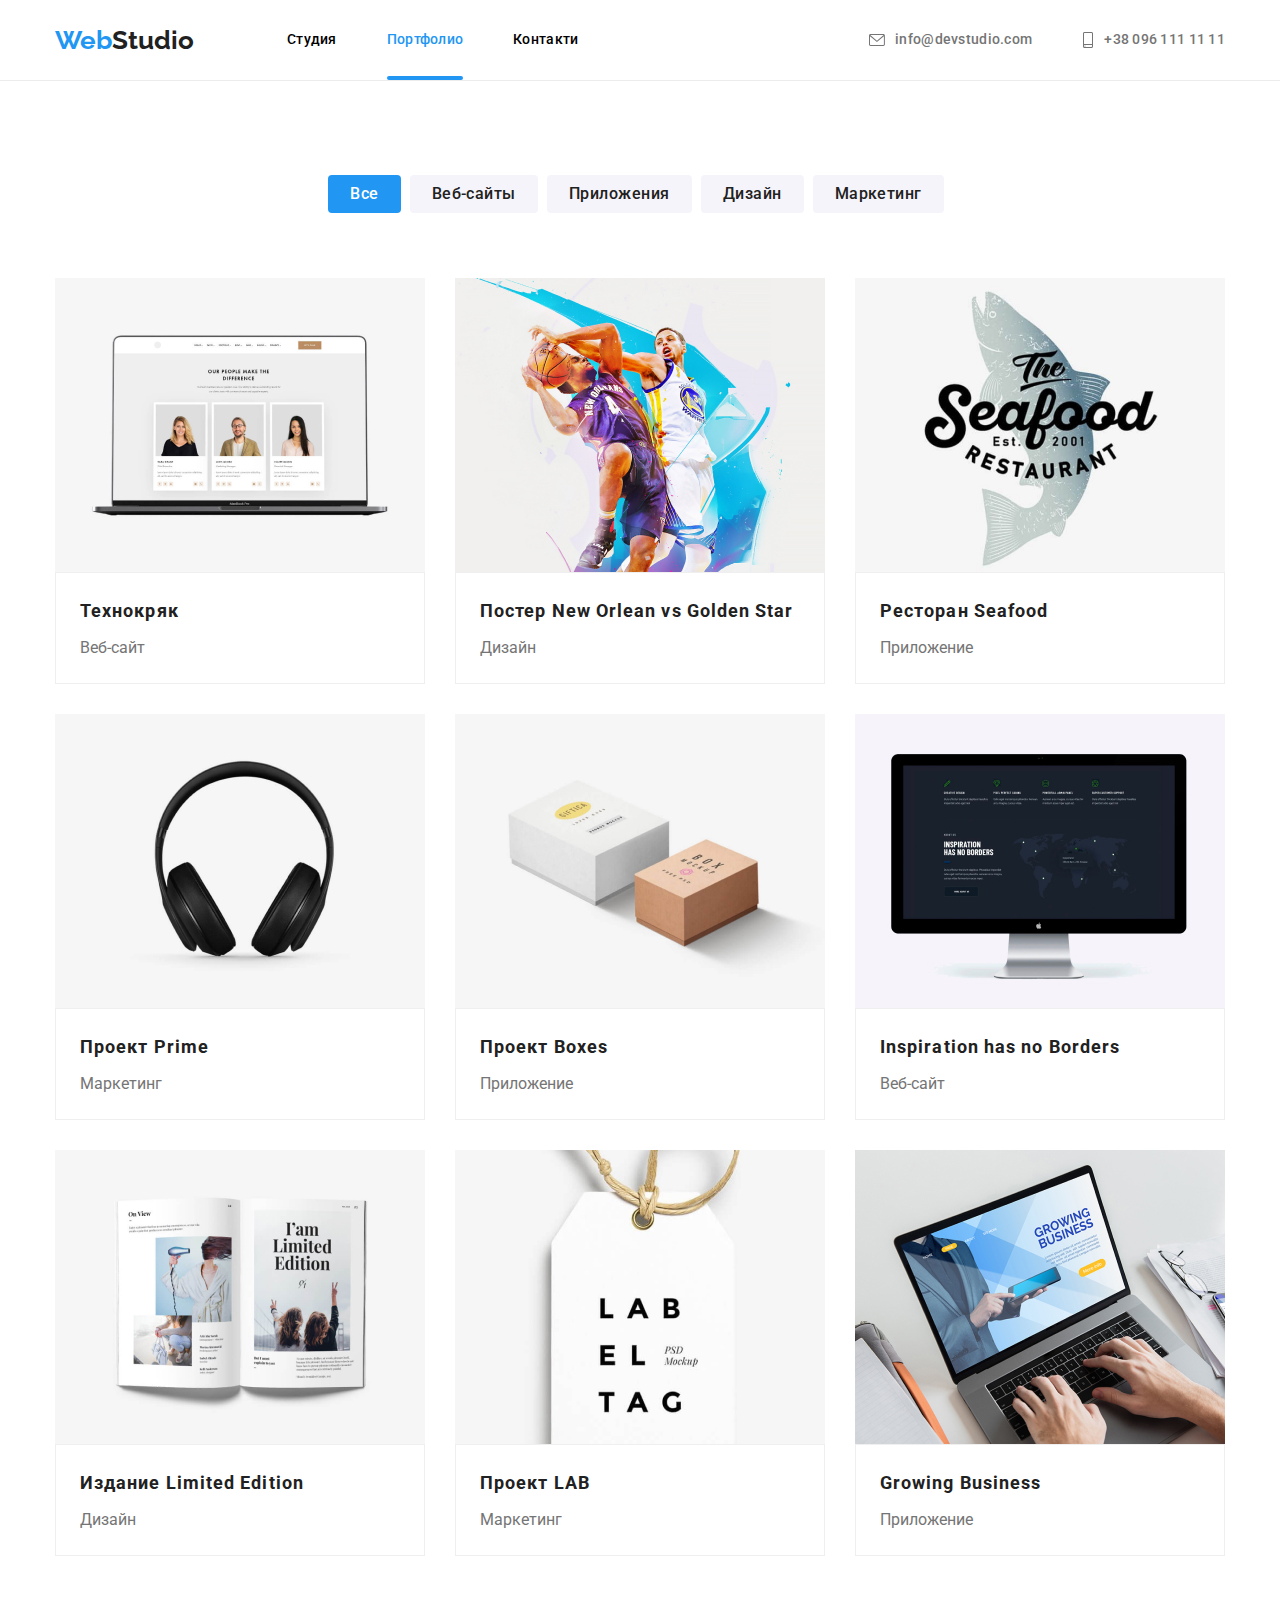
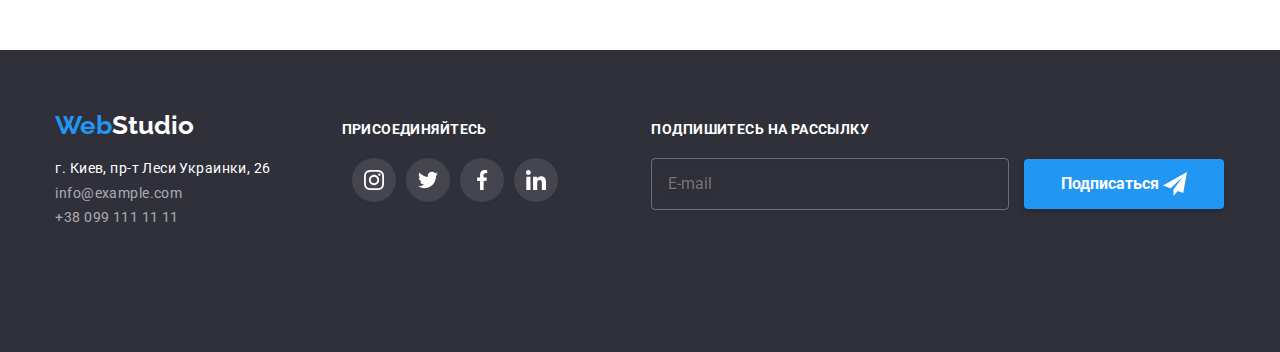
<file: portfolio.html>
<!DOCTYPE html>
<html lang="en">

<head>
    <meta charset="UTF-8">
    <meta http-equiv="X-UA-Compatible" content="IE=edge">
    <meta name="viewport" content="width=device-width, initial-scale=1.0">
    <title>Document</title>
    <link rel="preconnect" href="https://fonts.googleapis.com">
    <link rel="preconnect" href="https://fonts.gstatic.com" crossorigin>
    <link
        href="https://fonts.googleapis.com/css2?family=Raleway:wght@700&family=Roboto:wght@400;500;700;900&display=swap"
        rel="stylesheet">
    <link rel="stylesheet"
        href="https://cdnjs.cloudflare.com/ajax/libs/modern-normalize/0.6.0/modern-normalize.min.css" />
    <link rel="stylesheet" href="./css/main.min.css">
</head>

<body>
    <header class="page-header">

        <div class="container">

            <nav class="header-nav">
                <a href="./index.html" class=" logo-page-header" lang="en"><span class="web-logo">Web</span>Studio</a>

                <ul class="site-nav">
                    <li class="site-nav__item"><a href="./index.html" class="link2">Студия</a></li>
                    <li class="site-nav__item"><a href="" class="resume2 active">Портфолио</a></li>
                    <li class="site-nav__item"><a href="" class="contacts">Контакти</a></li>
                </ul>
            </nav>

            <ul class="site-nav2">
                <li class="site-nav__item2 "><a href="mailto:info@devstudio.com" class="mail link">
                        <svg class="icon-mail" width="16px" height="12px">
                            <use href="./images/sprite.svg#icon-envelope"></use>
                        </svg>info@devstudio.com</a>
                </li>
            
                <li class="site-nav__item2"><a href="#" class="number">
            
                        <svg class="icon-phone" width="12px" height="16px">
                            <use href="./images/sprite.svg#icon-smartphone"></use>
                        </svg>+38 096 111 11 11</a></li>
            </ul>
            </div>

    </header>
    <main>
        <section class="section portfolio">

            <div class="container">

                <h1 class="visually-hidden">Портфолио</h1>

                <ul class="button-port">
                    <li class="button-port__item"><button type="button" class="button-port__list--active">Все</button></li>
                    <li class="button-port__item"><button type="button" class="button-port__list">Веб-сайты</li>
                    <li class="button-port__item"><button type="button" class="button-port__list">Приложения</li>
                    <li class="button-port__item"><button type="button" class="button-port__list">Дизайн</li>
                    <li class="button-port__item"><button type="button" class="button-port__list">Маркетинг</li>
                </ul>
            
            
                <ul class="offers-list">
                    <li class="offers-list__item">
                        <a class="offers-list__link" href="#">
                        <div class="offers-thump">
                       
                        <picture>
                            <source srcset="./images/img__kryak1.jpg 1x ,./images/img__krayk2.jpg 2x" media="(max-width:767px)" />
                            <source srcset="./images/img__kryak1.jpg 1x ,./images/img__krayk2.jpg 2x" media="(max-width:1199px)" />
                            <source srcset="./images/img__kryak1.jpg 1x ,./images/img__krayk2.jpg 2x" media="(min-width:1200px)" />
                            <img src="./images/img7.jpg" class="" width="370" height="294" alt="Технокряк">

                        </picture>
                           
                         <div class="overlay">
                            <p class="offers-text"> Ресурс предлагает комплексные предложения с разным уровнем функционала и сервисов. Все это позволит посетителю получить
                            исчерпывающие сведения о компании или частном лице.</p>
                         </div>
                        </div>
                        <div class="card-border">
                            <h3 class="work-title2">Технокряк</h3>
                            <p class="work-list2">Веб-сайт</p> 
                        </div>
                        </a>

                    
                    </li>


                    <li class="offers-list__item">
                        <a class="offers-list__link" href="#">
                        <div class="offers-thump"> 

                            <picture>
                                <source srcset="./images/img__neworlean1.jpg 1x ,./images/img__neworlean2.jpg 2x" media="(max-width:767px)" />
                                <source srcset="./images/img__neworlean1.jpg 1x ,./images/img__neworlean2.jpg 2x" media="(max-width:1199px)" />
                                <source srcset="./images/img__neworlean1.jpg 1x ,./images/img__neworlean2.jpg 2x" media="(min-width:1200px)" />
                            <img src="./images/img8.jpg" class="" width="370" height="294" alt="Постер New Orlean vs Golden Star">  
                            </picture>
                        
                            <div class="overlay">
                                <p class="offers-text"> Ресурс предлагает комплексные предложения с разным уровнем функционала и сервисов. Все это
                                    позволит посетителю получить
                                    исчерпывающие сведения о компании или частном лице.</p>
                                </div>
                                </div>

                        <div class="card-border">
                            <h3 class="work-title2">Постер New Orlean vs Golden Star</h3>
                            <p class="work-list2">Дизайн</p>
                        </div>
                        </a>
                    
                    </li>

                    <li class="offers-list__item">
                        <a class="offers-list__link" href="#">

                        <div class="offers-thump">
                            <picture>
                                <source srcset="./images/img__seafood1.jpg 1x , ./images/img__seafood2.jpg 2x" media="(max-width:767px)" />
                                <source srcset="./images/img__seafood1.jpg 1x , ./images/img__seafood2.jpg 2x" media="(max-width:1199px)" />
                                <source srcset="./images/img__seafood1.jpg 1x , ./images/img__seafood2.jpg 2x" media="(min-width:1200px)" />
                                <img src="./images/img9.jpg" class="" width="370" height="294" alt="Ресторан Seafood">
                                
                            </picture>
                       
                            <div class="overlay">
                                <p class="offers-text"> Ресурс предлагает комплексные предложения с разным уровнем функционала и сервисов. Все это
                                    позволит посетителю получить
                                    исчерпывающие сведения о компании или частном лице.</p>
                            </div>
                            </div>
                        <div class="card-border">
                            <h3 class="work-title2">Ресторан Seafood</h3>
                            <p class="work-list2">Приложение</p>
                        </div>
                        </a>
                        
                    </li>

                    <li class="offers-list__item">
                        <a class="offers-list__link" href="#">
                        <div class="offers-thump">
                            <picture>
                                <source srcset="./images/imgorime1.jpg 1x, ./images/imgprime2.jpg 2x" media="(max-width:767px)" />
                                <source srcset="./images/imgorime1.jpg 1x, ./images/imgprime2.jpg 2x" media="(max-width:1199px)" />
                                <source srcset="./images/imgorime1.jpg 1x, ./images/imgprime2.jpg 2x" media="(min-width:1200px)" />
                            <img src="./images/img10.jpg" class="" width="370" height="294" alt="Проект Prime">
                           
                         </picture>
                        <div class="overlay">
                        
                            <p class="offers-text"> Ресурс предлагает комплексные предложения с разным уровнем функционала и сервисов. Все это
                                позволит посетителю получить
                                исчерпывающие сведения о компании или частном лице.</p>
                        </div>
                        </div>
                        <div class="card-border">
                           <h3 class="work-title2">Проект Prime</h3>
                            <p class="work-list2">Маркетинг</p>
                        </div>
                        </a>
                        
                    </li>

                    <li class="offers-list__item">
                        <a class="offers-list__link" href="#">
                        <div class="offers-thump">
                            <picture>
                                <source srcset="./images/imgbox1.jpg 1x , ./images/imgbox2.jpg 2x" media="(max-width:767px)" />
                                <source srcset="./images/imgbox1.jpg 1x , ./images/imgbox2.jpg 2x" media="(max-width:1199px)" />
                                <source srcset="./images/imgbox1.jpg 1x , ./images/imgbox2.jpg 2x" media="(min-width:1200px)" />
                                <img src="./images/img11.jpg" class="" width="370" height="294" alt="Проект Boxes">
                            
                            </picture>
                
                        <div class="overlay">
                            <p class="offers-text"> Ресурс предлагает комплексные предложения с разным уровнем функционала и сервисов. Все это
                                позволит посетителю получить
                                исчерпывающие сведения о компании или частном лице.</p>
                        </div>
                        </div>
                        <div class="card-border">
                            <h3 class="work-title2">Проект Boxes</h3>
                            <p class="work-list2">Приложение</p>
                        </div>
                        </a>
                        
                    </li>

                    <li class="offers-list__item">
                        <a class="offers-list__link" href="#">
                        <div class="offers-thump">
                            <picture>
                            <source srcset="./images/imginspiration1.jpg 1x , ./images/imginspiration2.jpg 2x" media="(max-width:767px)" />
                            <source srcset="./images/imginspiration1.jpg 1x , ./images/imginspiration2.jpg 2x" media="(max-width:1199px)" />
                            <source srcset="./images/imginspiration1.jpg 1x , ./images/imginspiration2.jpg 2x" media="(min-width:1200px)" />
                            <img src="./images/img12.jpg" class="" width="370" height="294"
                            alt="Inspiration has no Borders">
                            
                            </picture>
                     
                            <div class="overlay">
                                <p class="offers-text"> Ресурс предлагает комплексные предложения с разным уровнем функционала и сервисов. Все это
                                    позволит посетителю получить
                                    исчерпывающие сведения о компании или частном лице.</p>
                            </div>
                            </div>
                        <div class="card-border">
                            <h3 class="work-title2">Inspiration has no Borders</h3>
                            <p class="work-list2">Веб-сайт</p>
                        </div>
                        </a>
                       
                    </li>

                    <li class="offers-list__item">
                        <a class="offers-list__link" href="#">
                        <div class="offers-thump">
                            <picture>
                                <source srcset="./images/imglimited1.jpg 1x, ./images/imglimited2.jpg 2x" media="(max-width:767px)" />
                                <source srcset="./images/imglimited1.jpg 1x, ./images/imglimited2.jpg 2x" media="(max-width:1199px)" />
                                <source srcset="./images/imglimited1.jpg 1x, ./images/imglimited2.jpg 2x"media="(min-width:1200px)" />
                                <img src="./images/img13.jpg" class="" width="370" height="294" alt="Издание Limited Edition">
                            </picture>
                    
                           
                            <div class="overlay">
                                <p class="offers-text"> Ресурс предлагает комплексные предложения с разным уровнем функционала и сервисов. Все это
                                    позволит посетителю получить
                                    исчерпывающие сведения о компании или частном лице.</p>
                            </div>
                            </div>
                        <div class="card-border">
                            <h3 class="work-title2">Издание Limited Edition</h3>
                            <p class="work-list2">Дизайн</p>
                        </div>
                        </a>
                     
                    </li>

                    <li class="offers-list__item">
                        <a class="offers-list__link" href="#">
                        <div class="offers-thump">
                            <picture>
                                <source srcset="./images/imglab1.jpg 1x, ./images/imglab2.jpg 2x" media="(max-width:767px)" />
                                <source srcset="./images/imglab1.jpg 1x, ./images/imglab2.jpg 2x" media="(max-width:1199px)" />
                                <source srcset="./images/imglab1.jpg 1x, ./images/imglab2.jpg 2x" media="(min-width:1200px)" />
                                <img src="./images/img14.jpg" class="" width="370" height="294" alt="Проект LAB">
                            </picture>
                      
                        <div class="overlay">
                            <p class="offers-text"> Ресурс предлагает комплексные предложения с разным уровнем функционала и сервисов. Все это
                                позволит посетителю получить
                                исчерпывающие сведения о компании или частном лице.</p>
                        </div>
                        </div>
                        <div class="card-border">
                            <h3 class="work-title2">Проект LAB</h3>
                            <p class="work-list2">Маркетинг</p>
                        </div>
                        </a>
                    </li>

                    <li class="offers-list__item">
                        <a class="offers-list__link" href="#">
                         <div class="offers-thump">
                            
                            <picture>
                                <source srcset="./images/imggrowing1.jpg 1x, ./images/imggrowing2.jpg 2x" media="(max-width:767px)" />
                                <source srcset="./images/imggrowing1.jpg 1x, ./images/imggrowing2.jpg 2x" media="(max-width:1199px)" />
                                <source srcset="./images/imggrowing1.jpg 1x, ./images/imggrowing2.jpg 2x" media="(min-width:1200px)" />
                                <img src="./images/img15.jpg" class="" width="370" height="294"  alt="Growing Business">
                            </picture>

                           
                            <div class="overlay">
                                <p class="offers-text"> Ресурс предлагает комплексные предложения с разным уровнем функционала и сервисов. Все это
                                    позволит посетителю получить
                                    исчерпывающие сведения о компании или частном лице.</p>
                            </div>
                            </div>
                        <div class="card-border">
                            <h3 class="work-title2">Growing Business</h3>
                            <p class="work-list2">Приложение</p>
                        </div>
                        </a>
                    </li>
                </ul>
            </div>
        </section>
    </main>
    <footer class="section footer ">
        <div class="footer-container">
            <div class="footer-second">
                <a href="./index.html" class="logo-footer" lang="en"><span class="web-logo">Web</span>Studio</a>
                <address>
    
                    <ul class="footer-nav">
                        <li class="footer-nav-li"><a href="https://goo.gl/maps/piqngm7oDQpEDh6u6" class="location"
                                target="_blank" rel="noopener nofollow noreferrer">г. Киев, пр-т Леси Украинки, 26 </a></li>
                        <li class="footer-nav-li"><a href="mailto:info@example.com" class="footer-mail">info@example.com
                            </a></li>
                        <li class="footer-nav-li"><a href="#" class="footer-number">+38 099 111 11 11 </a></li>
                    </ul>
    
                </address>
            </div>
    
            <div class="footer-sociales">
                <p class="footer-sociales-title"> Присоединяйтесь</p>
                <ul class="staff-socials">
    
                    <li class="socials-item">
                        <a href="#" class="socials-link">
                            <svg class="social-icon">
                                <use href="./images/sprite.svg#icon-instagram"></use>
                            </svg>
                        </a>
                    </li>
    
                    <li class="socials-item">
                        <a href="#" class="socials-link">
                            <svg svg class="social-icon">
                                <use href="./images/sprite.svg#icon-twitter"></use>
                            </svg>
                        </a>
                    </li>
    
                    <li class="socials-item">
                        <a href="#" class="socials-link">
                            <svg svg class="social-icon">
                                <use href="./images/sprite.svg#icon-facebook"></use>
                            </svg>
                        </a>
                    </li>
    
                    <li class="socials-item">
                        <a href="#" class="socials-link">
                            <svg svg class="social-icon">
                                <use href="./images/sprite.svg#icon-linkedin"></use>
                            </svg>
                        </a>
                    </li>
                </ul>
            </div>
         <div class="subscribe">
        <form>
            <label class="subscribe-lable" for="email">Подпишитесь на рассылку</label>
               <input type="email" name="email" id="email" placeholder="E-mail" class="subscribe-input">
                   <button type="submit" class="subscribe-button">Подписаться
                      <svg class="subscribe-client" width="24" height="24">
                    <use href="./images/icons/sprite3.svg#icon-iconsend"></use>
                     </svg>
                </button>
            </form>
          </div>
        </div>
    </footer>
    </body>
    
    </html>
</file>
<file: css/main.min.css>
:root{--primary-text-color: #757575;--title-text-color: #212121;--accent-color: #2196F3;--primary-bcg-color: #FFFFFF;--primary-bcg-accent-color: #2196F3;--font-family: "Relaway", sans-serif;--font-family: "Roboto", sans-serif;--timing-function: cubic-bezier(0.4, 0, 0.2, 1)}.visually-hidden{position:absolute;width:1px;height:1px;margin:-1px;border:0;padding:0;white-space:nowrap;-webkit-clip-path:inset(100%);clip-path:inset(100%);clip:rect(0 0 0 0);overflow:hidden}.is-hidden{opacity:0;visibility:hidden;pointer-events:none}body{background-color:var(--primary-bcg-color);color:var(--primary-text-color);font-family:"Roboto",sans-serif;font-size:14px;line-height:1.14}*,*::before,*::after{-webkit-box-sizing:inherit;box-sizing:inherit;-webkit-box-sizing:border-box;box-sizing:border-box}ul{margin:0px;padding:0px}a{display:inline-block}html{-webkit-box-sizing:border-box;box-sizing:border-box}h1,h2,h3,h4,h5,h6,p{margin-top:0}img{display:block;max-width:100%;height:auto;-o-object-fit:cover;object-fit:cover}address{font-style:normal}ul{list-style:none}input,textarea{outline:none}.button-port{display:-webkit-box;display:-ms-flexbox;display:flex;margin-right:8px;-webkit-box-pack:center;-ms-flex-pack:center;justify-content:center;margin-bottom:50px}@media screen and (min-width: 768px){.button-port{-webkit-box-align:center;-ms-flex-align:center;align-items:center;margin-bottom:15px}}@media screen and (max-width: 767px){.button-port{display:-webkit-box;display:-ms-flexbox;display:flex;-webkit-box-pack:start;-ms-flex-pack:start;justify-content:start;-ms-flex-wrap:wrap;flex-wrap:wrap;width:100%;margin-bottom:40px}}.button-port__item{display:-webkit-box;display:-ms-flexbox;display:flex;-webkit-box-orient:horizontal;-webkit-box-direction:normal;-ms-flex-direction:row;flex-direction:row}.button-primary{background:var(--accent-color);color:var(--primary-bcg-color);-webkit-box-shadow:0px 4px 4px rgba(0,0,0,.15);box-shadow:0px 4px 4px rgba(0,0,0,.15);border-radius:4px;font-style:normal;font-weight:700;width:216px;font-size:16px;line-height:1.87px;letter-spacing:.06em;padding:10px 32px;border:none;cursor:pointer;height:50px;-webkit-transition:color 250ms var(--timing-function);transition:color 250ms var(--timing-function)}.button-primary:hover,.button-primary:focus{color:var(--title-text-color)}.button-port__item{display:-webkit-box;display:-ms-flexbox;display:flex;margin-right:9px;margin-right:8px;margin-bottom:15px}.button-port__item:last-child{margin-right:0}.button-port__list{font-family:inherit;font-weight:500;font-size:16px;line-height:1.62;color:var(--title-text-color);background:#f5f4fa;border:none;border-radius:4px;padding:6px 22px;border:1 solid rgba(0,0,0,0);text-align:center;letter-spacing:.03em;cursor:pointer;-webkit-transition:color 250ms var(--timing-function),background-color 250ms var(--timing-function),-webkit-box-shadow 250ms var(--timing-function);transition:color 250ms var(--timing-function),background-color 250ms var(--timing-function),-webkit-box-shadow 250ms var(--timing-function);transition:color 250ms var(--timing-function),background-color 250ms var(--timing-function),box-shadow 250ms var(--timing-function);transition:color 250ms var(--timing-function),background-color 250ms var(--timing-function),box-shadow 250ms var(--timing-function),-webkit-box-shadow 250ms var(--timing-function)}.button-port__list:hover,.button-port__list:focus{background-color:var(--primary-bcg-accent-color);color:var(--primary-bcg-color);-webkit-box-shadow:0px 3px 1px rgba(0,0,0,.1),0px 1px 2px rgba(0,0,0,.08),0px 2px 2px rgba(0,0,0,.12);box-shadow:0px 3px 1px rgba(0,0,0,.1),0px 1px 2px rgba(0,0,0,.08),0px 2px 2px rgba(0,0,0,.12)}.clients-list{display:-webkit-box;display:-ms-flexbox;display:flex;-ms-flex-pack:distribute;justify-content:space-around;padding-left:0;-webkit-column-gap:30px;-moz-column-gap:30px;column-gap:30px}.button-port__list--active{background:var(--accent-color);border:none;text-align:center;letter-spacing:.03em;color:var(--primary-bcg-color);font-style:normal;font-weight:500;font-size:16px;line-height:1.62;border-radius:4px;padding:6px 22px;cursor:pointer;-webkit-transition:-webkit-box-shadow 250ms var(--timing-function);transition:-webkit-box-shadow 250ms var(--timing-function);transition:box-shadow 250ms var(--timing-function);transition:box-shadow 250ms var(--timing-function), -webkit-box-shadow 250ms var(--timing-function)}.button-port__list--active:hover,.button-port__list--active:focus{-webkit-box-shadow:0px 3px 1px rgba(0,0,0,.1),0px 1px 2px rgba(0,0,0,.08),0px 2px 2px rgba(0,0,0,.12);box-shadow:0px 3px 1px rgba(0,0,0,.1),0px 1px 2px rgba(0,0,0,.08),0px 2px 2px rgba(0,0,0,.12)}.button-port__item{display:-webkit-box;display:-ms-flexbox;display:flex;margin-right:9px}.button-port__item:last-child{margin-right:0}.button-port__list{font-family:inherit;font-weight:500;font-size:16px;line-height:1.62;color:var(--title-text-color);background:#f5f4fa;border:none;border-radius:4px;padding:6px 22px;border:1 solid rgba(0,0,0,0);text-align:center;letter-spacing:.03em;cursor:pointer;-webkit-transition:color 250ms var(--timing-function),background-color 250ms var(--timing-function),-webkit-box-shadow 250ms var(--timing-function);transition:color 250ms var(--timing-function),background-color 250ms var(--timing-function),-webkit-box-shadow 250ms var(--timing-function);transition:color 250ms var(--timing-function),background-color 250ms var(--timing-function),box-shadow 250ms var(--timing-function);transition:color 250ms var(--timing-function),background-color 250ms var(--timing-function),box-shadow 250ms var(--timing-function),-webkit-box-shadow 250ms var(--timing-function)}.button-port__list:hover,.button-port__list:focus{background-color:var(--primary-bcg-accent-color);color:var(--primary-bcg-color);-webkit-box-shadow:0px 3px 1px rgba(0,0,0,.1),0px 1px 2px rgba(0,0,0,.08),0px 2px 2px rgba(0,0,0,.12);box-shadow:0px 3px 1px rgba(0,0,0,.1),0px 1px 2px rgba(0,0,0,.08),0px 2px 2px rgba(0,0,0,.12)}.clients-list{display:-webkit-box;display:-ms-flexbox;display:flex;-ms-flex-pack:distribute;justify-content:space-around;padding-left:0;-webkit-column-gap:30px;-moz-column-gap:30px;column-gap:30px}.button-port__list--active{background:var(--accent-color);border:none;text-align:center;letter-spacing:.03em;color:var(--primary-bcg-color);font-style:normal;font-weight:500;font-size:16px;line-height:1.62;border-radius:4px;padding:6px 22px;cursor:pointer;-webkit-transition:-webkit-box-shadow 250ms var(--timing-function);transition:-webkit-box-shadow 250ms var(--timing-function);transition:box-shadow 250ms var(--timing-function);transition:box-shadow 250ms var(--timing-function), -webkit-box-shadow 250ms var(--timing-function)}.button-port__list--active:hover,.button-port__list--active:focus{-webkit-box-shadow:0px 3px 1px rgba(0,0,0,.1),0px 1px 2px rgba(0,0,0,.08),0px 2px 2px rgba(0,0,0,.12);box-shadow:0px 3px 1px rgba(0,0,0,.1),0px 1px 2px rgba(0,0,0,.08),0px 2px 2px rgba(0,0,0,.12)}.modal-button{display:-webkit-box;display:-ms-flexbox;display:flex;-webkit-box-align:center;-ms-flex-align:center;align-items:center;-webkit-box-pack:center;-ms-flex-pack:center;justify-content:center;position:absolute;border-radius:50%;border:1px solid rgba(0,0,0,.1);background-color:var(--primary-bcg-color);height:30px;float:right;max-width:100%;right:8px;top:8px;-webkit-transition:color 250ms var(--timing-function);transition:color 250ms var(--timing-function)}.modal-button:hover,.modal-button:focus{color:var(--primary-bcg-accent-color)}.sub-button{width:200px;height:50px;font-weight:700;font-size:16px;line-height:1.87;background-color:var(--accent-color);color:var(--primary-bcg-color);-webkit-box-align:center;-ms-flex-align:center;align-items:center;-webkit-box-pack:center;-ms-flex-pack:center;justify-content:center;cursor:pointer;border-color:rgba(0,0,0,0);-webkit-box-shadow:0px 4px 4px rgba(0,0,0,.15);box-shadow:0px 4px 4px rgba(0,0,0,.15);border-radius:4px;-webkit-transition:color var(--timing-function);transition:color var(--timing-function)}.sub-button:hover{color:var(--title-text-color)}.subscribe-button{min-width:200px;height:50px;margin-left:12px;font-weight:700;font-size:16px;line-height:1.8755;background-color:var(--accent-color);color:var(--primary-bcg-color);-webkit-box-align:center;-ms-flex-align:center;align-items:center;-webkit-box-pack:center;-ms-flex-pack:center;justify-content:center;cursor:pointer;border-color:rgba(0,0,0,0);-webkit-box-shadow:0px 4px 4px rgba(0,0,0,.15);box-shadow:0px 4px 4px rgba(0,0,0,.15);border-radius:4px}@media screen and (max-width: 480px){.subscribe-button{display:-webkit-box;display:-ms-flexbox;display:flex;-webkit-box-align:center;-ms-flex-align:center;align-items:center;margin:auto}}.form-button{display:-webkit-box;display:-ms-flexbox;display:flex;-webkit-box-align:center;-ms-flex-align:center;align-items:center;-webkit-box-orient:vertical;-webkit-box-direction:normal;-ms-flex-direction:column;flex-direction:column}.menu-close{position:absolute;top:0;right:0px;padding:0;border:none;background-color:rgba(0,0,0,0);cursor:pointer}@media screen and (min-width: 768px){.mobile-menu.mobile-menu.js-menu-container{display:none}}@media screen and (max-width: 769px){.mobile-menu.js-menu-container{display:none;margin:0 auto;position:fixed;overflow-y:scroll;top:0;left:0;width:100%;max-height:100%;padding-right:15px;padding-left:15px;background-color:#fff;-webkit-box-shadow:0px 4px 4px rgba(0,0,0,.25);box-shadow:0px 4px 4px rgba(0,0,0,.25)}}.mobile-menu.js-menu-container.is-open{display:block}.page-header__icon{padding-top:10px;padding-left:10px}.menu-toggle{display:block;border:none;padding:0;background-color:rgba(0,0,0,0);-webkit-transition:fill 250ms cubic-bezier(0.4, 0, 0.2, 1);transition:fill 250ms cubic-bezier(0.4, 0, 0.2, 1)}@media screen and (min-width: 768px){.menu-toggle{display:none}}.menu-toggle:hover,.menu-toggle:focus{fill:var(--color-accent);outline:none}.menu-toggle-close{position:absolute;top:10px;right:15px;border:none;background-color:rgba(0,0,0,0);cursor:pointer;-webkit-transition:fill 250ms cubic-bezier(0.4, 0, 0.2, 1);transition:fill 250ms cubic-bezier(0.4, 0, 0.2, 1)}.menu-toggle-close:hover,.menu-toggle-close:focus{fill:var(--color-accent);outline:none}.menu-button .icon-cross{display:none}.menu-button.js-open-menu .icon-cross{display:block}.menu-button.js-open-menu .icon-menu{display:none}@media screen and (min-width: 768px){.header__contacts{display:-webkit-box;display:-ms-flexbox;display:flex;-webkit-box-orient:vertical;-webkit-box-direction:normal;-ms-flex-direction:column;flex-direction:column;-ms-flex-pack:distribute;justify-content:space-around}}.navigation .header__contacts{height:40px;width:50px}.navigation__list{display:block;text-align:left}.navigation__link{text-decoration:none;font-weight:500;font-size:40px;line-height:1.175;letter-spacing:.02em;color:#212121;-webkit-transition:color var(--timing-function);transition:color var(--timing-function)}.navigation__link:hover,.navigation__link:focus{color:#2196f3}.navigation__link--active{color:#2196f3}.navigation__item{margin-bottom:32px}.navigation__item:last-child{margin-bottom:0}.header-address__list{margin-bottom:64px}.header-address{text-align:left;margin-top:64px}.header-address__contact{text-decoration:none;color:#757575;font-weight:500;font-size:24px;line-height:28px;letter-spacing:.02em;-webkit-transition:color var(--timing-function);transition:color var(--timing-function)}@media screen and (max-width: 767px){.header-address__contact:hover,.header-address__contact:focus{font-size:34px;color:#2196f3;line-height:1.176}}.header-address__mail{text-decoration:none;color:#757575;font-weight:500;font-size:24px;line-height:28px;letter-spacing:.02em;-webkit-transition:color var(--timing-function);transition:color var(--timing-function)}@media screen and (max-width: 767px){.header-address__mail:focus,.header-address__mail:focus{font-size:34px;line-height:1.176;color:#2196f3}}.header-address__item{margin-bottom:32px}.header-address__item:last-child{margin-bottom:0}.header__contacts{display:-webkit-box;display:-ms-flexbox;display:flex;-ms-flex-wrap:wrap;flex-wrap:wrap}.modal__links-list{display:-webkit-box;display:-ms-flexbox;display:flex;-ms-flex-wrap:wrap;flex-wrap:wrap}.modal__links-item{display:-webkit-inline-box;display:-ms-inline-flexbox;display:inline-flex;padding:10px;font-weight:500;font-size:18px;line-height:1.22;letter-spacing:.02em}.modal__links-link{text-decoration:none;color:#2196f3;padding-left:0}.vertical-icon{margin-right:10px;margin-left:10px;border:1px solid rgba(33,33,33,.2);stroke:rgba(33,33,33,.2)}.container{padding-left:15px;padding-right:15px;margin:0 auto}@media screen and (min-width: 480px){.container{width:480px}}@media screen and (min-width: 768px){.container{width:768px}}@media screen and (min-width: 1200px){.container{width:1200px}}.list{list-style:none;padding-left:0;margin:0}.link{text-decoration:none;color:inherit}.link1{color:#2196f3;text-decoration:none;letter-spacing:.02em;font-weight:500;padding-top:32px;padding-bottom:32px;position:relative}.link1::after{content:"";display:block;width:100%;height:4px;background:#2196f3;position:absolute;left:0;bottom:0;border-radius:2px;opacity:0;-webkit-transition:opacity 250ms var(--timing-function);transition:opacity 250ms var(--timing-function)}.link1:hover::after,.link1.active::after{opacity:1}.link2{color:#000;text-decoration:none;letter-spacing:.02em;font-weight:500;line-height:1.14;padding-top:32px;padding-bottom:32px;position:relative;-webkit-transition:color 250ms var(--timing-function);transition:color 250ms var(--timing-function)}.link2::after{content:"";display:block;width:100%;height:4px;background:#2196f3;position:absolute;left:0;bottom:0;border-radius:2px;opacity:0;-webkit-transition:opacity 250ms var(--timing-function);transition:opacity 250ms var(--timing-function)}.link2:hover::after{opacity:1}.link2:hover,.link2:focus,.link2:active{color:var(--accent-color)}.resume{color:#000;text-decoration:none;font-weight:500;font-size:14px;line-height:1.14;letter-spacing:.02em;padding-top:32px;padding-bottom:32px;position:relative;-webkit-transition:color 250ms var(--timing-function);transition:color 250ms var(--timing-function)}.resume::after{content:"";display:block;width:100%;height:4px;background:#2196f3;position:absolute;left:0;bottom:0;border-radius:2px;opacity:0;-webkit-transition:opacity 250ms var(--timing-function);transition:opacity 250ms var(--timing-function)}.resume:hover::after{opacity:1}.resume:hover,.resume:focus{color:var(--accent-color);fill:var(--accent-color)}.resume2{color:#2196f3;text-decoration:none;letter-spacing:.02em;font-weight:500;line-height:1.14;padding-top:32px;padding-bottom:32px;position:relative;-webkit-transition:color 250ms var(--timing-function);transition:color 250ms var(--timing-function)}.resume2::after{content:"";display:block;width:100%;height:4px;background:#2196f3;position:absolute;left:0;bottom:0;border-radius:2px;opacity:0;-webkit-transition:opacity 250ms var(--timing-function);transition:opacity 250ms var(--timing-function)}.resume2:hover::after,.resume2.active::after{opacity:1}.resume2:hover,.resume2:focus{color:var(--title-text-color)}.contacts{color:#000;text-decoration:none;font-weight:500;letter-spacing:.02em;line-height:1.14;padding-top:32px;padding-bottom:32px;position:relative;-webkit-transition:color 250ms var(--timing-function);transition:color 250ms var(--timing-function)}.contacts::after{content:"";display:block;width:100%;height:4px;background:#2196f3;position:absolute;left:0;bottom:0;border-radius:2px;opacity:0;-webkit-transition:opacity 250ms var(--timing-function);transition:opacity 250ms var(--timing-function)}.contacts:hover::after{opacity:1}.contacts:hover,.contacts:focus{color:var(--accent-color)}.mail{color:#757575;text-decoration:none;font-weight:500;letter-spacing:.02em;line-height:1.14;padding-top:32px;padding-bottom:32px;-webkit-transition:color 250ms var(--timing-function);transition:color 250ms var(--timing-function)}@media screen and (max-width: 1199px){.mail{padding-top:0;padding-bottom:10px}}.mail.link:hover,.mail.link:focus{color:var(--accent-color)}.mail.link{display:-webkit-box;display:-ms-flexbox;display:flex;-webkit-box-align:center;-ms-flex-align:center;align-items:center}@media screen and (max-width: 1199px){.mail.link{font-weight:500;-webkit-box-align:center;-ms-flex-align:center;align-items:center;font-size:12px;line-height:1.167}}.mail2{color:#757575;text-decoration:none;font-weight:500;letter-spacing:.02em;line-height:1.14;padding-top:32px;padding-bottom:32px}.number{color:#757575;text-decoration:none;font-weight:500;letter-spacing:.02em;font-style:normal;line-height:1.14;padding-top:32px;padding-bottom:32px;display:-webkit-box;display:-ms-flexbox;display:flex;-webkit-box-align:center;-ms-flex-align:center;align-items:center;position:relative;-webkit-transition:color 250ms var(--timing-function);transition:color 250ms var(--timing-function)}@media screen and (max-width: 1199px){.number{font-weight:500;-webkit-box-align:center;-ms-flex-align:center;align-items:center;font-size:12px;line-height:1.167;padding-bottom:0;padding-top:0}}a.number:hover .icon-phone{fill:var(--accent-color)}a.number:hover,a.number:focus{color:var(--accent-color)}.footer-nav{display:block;padding-left:0}.footer-nav-li{margin-bottom:9px}.footer-nav-li:last-child{margin-bottom:0}.footer-mail{color:rgba(255,255,255,.6);letter-spacing:.03em;font-style:normal;font-weight:400;text-decoration:none;-webkit-transition:color 250ms var(--timing-function);transition:color 250ms var(--timing-function)}.footer-mail:hover,.footer-mail:focus{color:var(--accent-color)}.footer-number{font-style:normal;font-weight:400;letter-spacing:.03em;color:rgba(255,255,255,.6);text-decoration:none;-webkit-transition:color 250ms var(--timing-function);transition:color 250ms var(--timing-function)}.footer-number:hover,.footer-number:focus{color:var(--accent-color)}.location{color:#fff;font-style:normal;text-decoration:none;letter-spacing:.03em}.offers-list__link{cursor:pointer;text-decoration:none;-webkit-transition:-webkit-box-shadow 250ms var(--timing-function);transition:-webkit-box-shadow 250ms var(--timing-function);transition:box-shadow 250ms var(--timing-function);transition:box-shadow 250ms var(--timing-function), -webkit-box-shadow 250ms var(--timing-function)}.offers-list__link:hover,.offers-list__link:focus{-webkit-box-shadow:0px 1px 1px rgba(0,0,0,.12),0px 4px 4px rgba(0,0,0,.06),1px 4px 6px rgba(0,0,0,.16);box-shadow:0px 1px 1px rgba(0,0,0,.12),0px 4px 4px rgba(0,0,0,.06),1px 4px 6px rgba(0,0,0,.16)}.clients-list__link{display:-webkit-box;display:-ms-flexbox;display:flex;-ms-flex-pack:distribute;justify-content:space-around;-webkit-box-align:center;-ms-flex-align:center;align-items:center;border:1px solid #afb1b8;border-radius:4px;width:170px;height:92px;-webkit-transition:border-color 250ms var(--timing-function);transition:border-color 250ms var(--timing-function)}@media(max-width: 768px){.clients-list__link{width:100%}}.clients-list__link:hover .clients-icon{fill:var(--primary-bcg-accent-color)}.clients-list__link:focus .clients-icon{fill:var(--primary-bcg-accent-color)}.clients-list__link:hover,.clients-list__link:focus{fill:var(--primary-bcg-accent-color);border-color:var(--primary-bcg-accent-color)}.socials-link{display:-webkit-box;display:-ms-flexbox;display:flex;-webkit-box-align:center;-ms-flex-align:center;align-items:center;height:44px;width:44px;background-position:center;-webkit-box-pack:center;-ms-flex-pack:center;justify-content:center;border-radius:50%;color:#afb1b8;cursor:pointer;-webkit-transition:background-color 250ms var(--timing-function);transition:background-color 250ms var(--timing-function)}.socials-link:hover,.socials-link:focus{color:var(--primary-bcg-color);background-color:var(--accent-color)}.socials-link:hover .social-icon{fill:var(--primary-bcg-color)}.footer-sociales .socials-link{display:-webkit-box;display:-ms-flexbox;display:flex;background-position:center;cursor:pointer;width:44px;height:44px;color:var(--primary-bcg-color);-webkit-box-pack:center;-ms-flex-pack:center;justify-content:center;-webkit-box-align:center;-ms-flex-align:center;align-items:center;-webkit-transition:background-color 250ms var(--timing-function);transition:background-color 250ms var(--timing-function)}.form-agreement-link{color:#2196f3;text-decoration:underline;margin-left:2px}.staff-title-list li{background:#fff;-webkit-box-shadow:0px 1px 3px rgba(0,0,0,.12),0px 1px 1px rgba(0,0,0,.14),0px 2px 1px rgba(0,0,0,.2);box-shadow:0px 1px 3px rgba(0,0,0,.12),0px 1px 1px rgba(0,0,0,.14),0px 2px 1px rgba(0,0,0,.2);border-radius:0px 0px 4px 4px}.nav-list-mobile{display:block;list-style:none;margin:50px 0 302px 25px;padding:0}.nav-list-mobile__item{margin-bottom:32px}.hero-title,.features-title,.work-title,.staff-title{color:var(--title-text-color)}.hero-title{max-width:696px;font-size:44px;line-height:1.36;text-align:center;letter-spacing:.06em;color:var(--primary-bcg-color);text-transform:uppercase;margin-left:auto;margin-right:auto;font-weight:900;margin-bottom:30px}@media(max-width: 1199px){.hero-title{width:360px;margin-bottom:30px;margin-left:auto;margin-right:auto;font-weight:900;font-size:26px;line-height:1.62;letter-spacing:.06em;text-transform:uppercase;color:#fff}}.title-list{font-size:14px;line-height:1.71;letter-spacing:.03em;text-align:left;color:var(--primary-text-color)}.title-list{font-family:Roboto;font-style:normal;font-weight:normal;letter-spacing:.03em;margin-bottom:0}.title-list:first-child{margin:0px}.features-title{opacity:0;display:none}.feature-title{font-size:14px;line-height:1.14;letter-spacing:.03em;text-transform:uppercase;font-family:"Roboto";font-style:normal;font-weight:700;outline:0;outline-offset:0;display:block;margin-bottom:10px;margin-top:0px;text-align:left;color:var(--title-text-color)}@media screen and (max-width: 1199px){.feature-title{text-align:center}}.work-title{font-weight:700px;font-size:36px;line-height:1.16;text-align:center;letter-spacing:.03em;color:#212121;margin:0 auto 50px}.work-title2{font-style:normal;font-weight:700;font-size:18px;line-height:2;color:#212121;letter-spacing:.06em;margin-bottom:4px}.staff-title{color:var(--title-text-color);font-size:36px;font-weight:700px;line-height:1.16;text-align:center;letter-spacing:.03em;margin-bottom:50px;margin-top:0%}@media(max-width: 1199px){.staff-title{font-size:28px;line-height:1.179}}.staff-title-list{display:-webkit-box;display:-ms-flexbox;display:flex;text-align:center;padding-left:0;-webkit-column-gap:30px;-moz-column-gap:30px;column-gap:30px;margin-top:0;margin-bottom:0}@media screen and (max-width: 1199px){.staff-title-list{display:-webkit-box;display:-ms-flexbox;display:flex;-webkit-box-pack:center;-ms-flex-pack:center;justify-content:center;-ms-flex-wrap:wrap;flex-wrap:wrap}}@media screen and (max-width: 768px){.staff-title-list li{margin-bottom:30px}}.staff-title-list:last-child{-webkit-column-gap:30px;-moz-column-gap:30px;column-gap:30px}.staff-list{font-size:16px;font-weight:500;line-height:1.18;color:var(--title-text-color);letter-spacing:.03em;margin-top:0;margin-bottom:0;padding-top:30px}.staff-position{font-size:16px;line-height:1.18;letter-spacing:.03em;margin-top:0;margin-bottom:0;margin-top:10px;margin-bottom:30px}.title-clients{font-weight:700px;font-size:36px;line-height:1.16;text-align:center;letter-spacing:.03em;color:#212121;margin:0 auto 50px}@media(max-width: 1199px){.title-clients{font-size:28px}}.footer-sociales-title{font-style:normal;font-weight:700;font-size:14px;line-height:1.14;letter-spacing:.03em;text-transform:uppercase;margin-bottom:20px;color:#fff}@media screen and (max-width: 480px){.footer-sociales-title{margin-top:60px;text-align:center}}@media screen and (max-width: 1199px){.footer-sociales-title{text-align:center}}.form-title{font-size:20px;font-weight:700;letter-spacing:.03em;text-align:left;color:var(--title-text-color);margin-bottom:12px}@media screen and (max-width: 1199px){.form-title{line-height:1.5;margin-left:40px;margin-right:40px;text-align:center}}.form{margin-left:auto;margin-right:auto;max-width:100%;padding:40px}.form-field{position:relative;height:40px;border-radius:4px;margin-bottom:10px;display:-webkit-box;display:-ms-flexbox;display:flex;-webkit-box-orient:vertical;-webkit-box-direction:normal;-ms-flex-direction:column;flex-direction:column}.form-field.textarea{width:100%;min-height:120px;margin-bottom:0}.form-field-input.form-field-input-textarea{padding-top:12px;padding-right:16px;padding-bottom:12px;padding-left:16px;height:120px;font-size:14px;line-height:1.14;letter-spacing:.01em;resize:none}.form-field-input::-webkit-input-placeholder{color:rgba(117,117,117,.5);font-weight:400;font-size:14px;line-height:1.4;letter-spacing:.01em}.form-field-input::-moz-placeholder{color:rgba(117,117,117,.5);font-weight:400;font-size:14px;line-height:1.4;letter-spacing:.01em}.form-field-input:-ms-input-placeholder{color:rgba(117,117,117,.5);font-weight:400;font-size:14px;line-height:1.4;letter-spacing:.01em}.form-field-input::-ms-input-placeholder{color:rgba(117,117,117,.5);font-weight:400;font-size:14px;line-height:1.4;letter-spacing:.01em}.form-field-input::placeholder{color:rgba(117,117,117,.5);font-weight:400;font-size:14px;line-height:1.4;letter-spacing:.01em}.checkbox-label{display:block;position:relative;-webkit-box-align:center;-ms-flex-align:center;align-items:center;-webkit-box-pack:center;-ms-flex-pack:center;justify-content:center;text-align:center;line-height:1.71;font-weight:400;color:#757575;font-size:14px;letter-spacing:.03em;margin-top:20px;margin-bottom:30px}.checkbox-icon2{display:inline-block;width:16px;height:15px;margin-right:7px;border:2px solid #212121;margin:right 7px}.checkbox:checked+.checkbox-icon2{border-color:rgba(0,0,0,0);background-color:#2196f3;background-image:url(../images/icons/sprite3.svg#icon-tip);background-size:contain;background-origin:border-box;background-repeat:no-repeat}.form-field-input{display:block;padding-left:42px;border:1px solid rgba(33,33,33,.2);min-height:40px;border-radius:4px;color:#757575;-webkit-transition:border 250ms var(--timing-function);transition:border 250ms var(--timing-function);cursor:pointer}.form-field-input:focus-within,.form-field-input:focus{border:1px solid var(--accent-color);color:var(--title-text-color);fill:var(--accent-color)}.form-label{display:block;font-size:12px;line-height:1.17;letter-spacing:.01em;color:#757575;margin-bottom:4px}.form-icon{position:absolute;top:50%;left:12px;-webkit-transform:translateY(-50%);transform:translateY(-50%);-webkit-transition:-webkit-transform var(--timing-function);transition:-webkit-transform var(--timing-function);transition:transform var(--timing-function);transition:transform var(--timing-function), -webkit-transform var(--timing-function);-webkit-transition:fill 250ms var(--timing-function);transition:fill 250ms var(--timing-function)}.form-field:focus-within>.form-icon,.form-field:focus>.form-icon{fill:var(--accent-color)}.form-field-label{margin-bottom:4px}.subscribe-lable{display:-webkit-box;display:-ms-flexbox;display:flex;-webkit-box-orient:vertical;-webkit-box-direction:normal;-ms-flex-direction:column;flex-direction:column;cursor:pointer;text-transform:uppercase;font-weight:700;font-style:normal;font-size:14px;line-height:1.14;letter-spacing:.03em;color:#fff;margin-bottom:20px;width:100%}@media screen and (max-width: 1119px){.subscribe-lable{-webkit-box-align:center;-ms-flex-align:center;align-items:center}}.subscribe-input{width:358px;padding:15px 16px;font-size:16px;line-height:1.25;color:var(--primary-bcg-color);background-color:rgba(0,0,0,0);border:1px solid rgba(255,255,255,.3);border-radius:4px;-webkit-filter:drop-shadow(0px 4px 4px rgba(0, 0, 0, 0.15));filter:drop-shadow(0px 4px 4px rgba(0, 0, 0, 0.15));margin-bottom:20px}@media screen and (max-width: 1119px){.subscribe-input{max-width:358px;width:100%}}.subscribe-client{vertical-align:middle}.backdrop{position:fixed;top:0;left:0;width:100%;height:100%;background-color:rgba(0,0,0,.2);opacity:1;-webkit-transition:opacity 250ms var(--timing-function),visibility 250ms var(--timing-function);transition:opacity 250ms var(--timing-function),visibility 250ms var(--timing-function);overflow-y:scroll}.backdrop.is-hidden{opacity:0;visibility:hidden;pointer-events:none}.backdrop.is-hidden .modal{-webkit-transform:translate(-50%, -50%) scale(0.9);transform:translate(-50%, -50%) scale(0.9)}@media screen and (min-width: 320px){.modal{background-color:#fff;width:100%}}.modal{position:absolute;top:50%;left:50%;background-color:var(--primary-bcg-color);max-width:528px;width:100%;-webkit-transform:translate(-50%, -50%);transform:translate(-50%, -50%);-webkit-transition:250ms var(--timing-function);transition:250ms var(--timing-function);-webkit-box-shadow:0px 1px 3px rgba(0,0,0,.12),0px 1px 1px rgba(0,0,0,.14),0px 2px 1px rgba(0,0,0,.2);box-shadow:0px 1px 3px rgba(0,0,0,.12),0px 1px 1px rgba(0,0,0,.14),0px 2px 1px rgba(0,0,0,.2);border-radius:4px}.modal-icon{width:18px;height:18px;fill:currentColor;cursor:pointer}.logo-page-header{font-family:"Raleway";color:var(--title-text-color);font-weight:700;font-style:normal;font-size:26px;line-height:1.19;text-decoration:none;margin:0;margin-right:93px}.logo-footer{font-family:"Raleway";color:var(--primary-bcg-color);font-weight:700;font-style:normal;font-size:26px;line-height:1.19;text-decoration:none;margin-bottom:20px}.web-logo{color:var(--primary-bcg-accent-color);font-style:normal;font-weight:700;font-size:26px;line-height:1.19;text-decoration:none}.page-header .container{display:-webkit-box;display:-ms-flexbox;display:flex}.page-header{position:relative;background:var(--primary-bcg-color);border-bottom:1px solid #ececec;display:-webkit-box;display:-ms-flexbox;display:flex;margin-left:auto;margin-right:auto;padding-right:15px;padding-left:15px;-webkit-box-align:center;-ms-flex-align:center;align-items:center;-webkit-box-pack:justify;-ms-flex-pack:justify;justify-content:space-between}@media screen and (max-width: 480px){.page-header .container{width:480px;-webkit-box-pack:justify;-ms-flex-pack:justify;justify-content:space-between}}@media screen and (min-width: 768px){.page-header .container{-webkit-box-align:center;-ms-flex-align:center;align-items:center;display:-webkit-box;display:-ms-flexbox;display:flex}}.header-nav{display:-webkit-box;display:-ms-flexbox;display:flex;-webkit-box-align:center;-ms-flex-align:center;align-items:center;margin-right:auto}.header-box1{display:-webkit-box;display:-ms-flexbox;display:flex;-webkit-box-align:center;-ms-flex-align:center;align-items:center}.header-box2{margin-left:auto}.site-nav{display:-webkit-box;display:-ms-flexbox;display:flex;-webkit-box-align:center;-ms-flex-align:center;align-items:center}@media screen and (max-width: 767px){.site-nav{display:none}}@media screen and (max-width: 767px){.site-nav,.site-nav2{display:none}.site-nav__item,.site-nav__item2{display:none}}@media screen and (max-width: 1199px){.site-nav2{margin-left:84px}}.site-nav2{display:-webkit-box;display:-ms-flexbox;display:flex;margin-left:0}@media screen and (max-width: 1199px){.site-nav2{margin-bottom:0;display:-webkit-box;display:-ms-flexbox;display:flex;-webkit-box-orient:vertical;-webkit-box-direction:normal;-ms-flex-direction:column;flex-direction:column;-ms-flex-pack:distribute;justify-content:space-around}}@media screen and (min-width: 768px)and (max-width: 1199px){.site-nav__item:first-child{margin-bottom:10px}}.site-nav__item{margin-left:50px}.site-nav__item:first-child{margin:0}.site-nav__item2{margin-left:50px;fill:#757575;-webkit-box-align:center;-ms-flex-align:center;align-items:center}@media screen and (max-width: 1199px){.site-nav__item2{margin-left:0}}.site-nav__item2:first-child{margin-left:0}.icon-mail,.icon-phone{margin-right:10px;-webkit-transition:fill 250ms var(--timing-function);transition:fill 250ms var(--timing-function)}.icon-mail{fill:currentColor}.icon-phone{fill:currentColor}.section.hero{background-color:#2f303a;text-align:center;padding:200px 0;max-width:1600px;width:100%;text-align:center;padding-top:118px;padding-bottom:118px;margin:0 auto;background-image:-webkit-gradient(linear, right top, left top, from(rgba(47, 48, 58, 0.4)), to(rgba(47, 48, 58, 0.4))),url(../image/Img-hero.jpg),url(../images/overlay.jpg);background-image:linear-gradient(to left, rgba(47, 48, 58, 0.4), rgba(47, 48, 58, 0.4)),url(../image/Img-hero.jpg),url(../images/overlay.jpg);background-repeat:no-repeat;background-position:center;background-size:cover}@media(min-device-pixel-ratio: 1),(-webkit-min-device-pixel-ratio: 1),(min-resolution: 1dppx),(min-resolution: 96dpi){.section.hero{background-image:-webkit-gradient(linear, right top, left top, from(rgba(47, 48, 58, 0.4)), to(rgba(47, 48, 58, 0.4))),url(../image/Img-hero.jpg@1x),url(../images/overlay.jpg);background-image:linear-gradient(to left, rgba(47, 48, 58, 0.4), rgba(47, 48, 58, 0.4)),url(../image/Img-hero.jpg@1x),url(../images/overlay.jpg)}}@media(-webkit-min-device-pixel-ratio: 2),(min-resolution: 2dppx),(min-resolution: 192dpi){.section.hero{background-image:-webkit-gradient(linear, right top, left top, from(rgba(47, 48, 58, 0.4)), to(rgba(47, 48, 58, 0.4))),url(../image/Img-hero.jpg@2x),url(../images/overlay.jpg);background-image:linear-gradient(to left, rgba(47, 48, 58, 0.4), rgba(47, 48, 58, 0.4)),url(../image/Img-hero.jpg@2x),url(../images/overlay.jpg)}}@media not all,screen and (min-width: 768px)and (-webkit-min-device-pixel-ratio: 2),screen and (min-width: 768px)and (min-resolution: 192dpi),screen and (min-width: 768px)and (min-resolution: 2dppx){.section.hero{background-image:-webkit-gradient(linear, right top, left top, from(rgba(47, 48, 58, 0.4)), to(rgba(47, 48, 58, 0.4))),url(../image/Img-hero.jpg@2x),url(../images/overlay.jpg);background-image:linear-gradient(to left, rgba(47, 48, 58, 0.4), rgba(47, 48, 58, 0.4)),url(../image/Img-hero.jpg@2x),url(../images/overlay.jpg)}}@media not all,screen and (min-width: 768px)and (-webkit-min-device-pixel-ratio: 2),screen and (min-width: 768px)and (min-resolution: 192dpi),screen and (min-width: 768px)and (min-resolution: 2dppx){.section.hero{background-image:-webkit-gradient(linear, right top, left top, from(rgba(47, 48, 58, 0.4)), to(rgba(47, 48, 58, 0.4))),url(../image/Img-hero.jpg@2x),url(../images/overlay.jpg);background-image:linear-gradient(to left, rgba(47, 48, 58, 0.4), rgba(47, 48, 58, 0.4)),url(../image/Img-hero.jpg@2x),url(../images/overlay.jpg)}}@media not all,screen and (min-width: 1200px)and (-webkit-min-device-pixel-ratio: 2),screen and (min-width: 1200px)and (min-resolution: 192dpi),screen and (min-width: 1200px)and (min-resolution: 2dppx){.section.hero{background-image:-webkit-gradient(linear, right top, left top, from(rgba(47, 48, 58, 0.4)), to(rgba(47, 48, 58, 0.4))),url(../image/Img-hero.jpg@2x),url(../images/overlay.jpg);background-image:linear-gradient(to left, rgba(47, 48, 58, 0.4), rgba(47, 48, 58, 0.4)),url(../image/Img-hero.jpg@2x),url(../images/overlay.jpg)}}.section.features{-webkit-box-orient:horizontal;-webkit-box-direction:normal;-ms-flex-direction:row;flex-direction:row;background:#fff;padding:94px 0;text-align:center;-webkit-column-gap:30px;-moz-column-gap:30px;column-gap:30px}.features-list{display:-webkit-box;display:-ms-flexbox;display:flex;text-align:center;padding-left:0;-webkit-column-gap:30px;-moz-column-gap:30px;column-gap:30px;width:100%}@media screen and (max-width: 767px){.features-list{display:block}}@media(max-width: 1199px){.features-list{display:-webkit-box;display:-ms-flexbox;display:flex;-ms-flex-wrap:wrap;flex-wrap:wrap;margin-bottom:-30px}}.features-list:last-child{margin-right:0}.feature-list__item{display:block;width:100%}@media(min-width: 768px){.feature-list__item{width:47%}}.features-icons{height:120px;background:#f5f4fa;display:-webkit-box;display:-ms-flexbox;display:flex;-webkit-box-pack:center;-ms-flex-pack:center;justify-content:center;-webkit-box-align:center;-ms-flex-align:center;align-items:center;margin-bottom:30px}.icon-features{width:65px;height:70px}.section.staff{background-color:#f5f4fa;padding-top:94px;padding-bottom:94px}.staff-list{font-size:16px;font-weight:500;line-height:1.18;color:var(--title-text-color);letter-spacing:.03em;margin-top:0;margin-bottom:0;padding-top:30px}.staff-position{font-size:16px;line-height:1.18;letter-spacing:.03em;margin-top:0;margin-bottom:0;margin-top:10px;margin-bottom:30px}@media screen and (min-width: 768px){.staff-title-list li{margin-bottom:30px}}.staff-title-list{display:-webkit-box;display:-ms-flexbox;display:flex;text-align:center;padding-left:0;-webkit-column-gap:30px;-moz-column-gap:30px;column-gap:30px;margin-top:0;margin-bottom:0}@media screen and (max-width: 767px),(max-width: 1199px){.staff-title-list{display:-webkit-box;display:-ms-flexbox;display:flex;-ms-flex-wrap:wrap;flex-wrap:wrap;width:100%;margin-top:-30px}}.staff-title-list:last-child{-webkit-column-gap:30px;-moz-column-gap:30px;column-gap:30px}.staff-socials{display:-webkit-box;display:-ms-flexbox;display:flex;-webkit-box-pack:center;-ms-flex-pack:center;justify-content:center}.staff-socials-list{display:-webkit-box;display:-ms-flexbox;display:flex;-webkit-box-pack:center;-ms-flex-pack:center;justify-content:center;padding-left:0;margin-top:0;margin-bottom:30px}.section{padding-top:94px;padding-bottom:94px}.section.work{padding-top:0}@media screen and (max-width: 1119px){.section.work{display:none}}.work-list2{font-style:normal;font-weight:400;font-size:16px;line-height:1.87;color:var(--primary-text-color);margin-bottom:0}.work-list{display:-webkit-box;display:-ms-flexbox;display:flex;-webkit-box-pack:justify;-ms-flex-pack:justify;justify-content:space-between;padding-left:0;-webkit-column-gap:30px;-moz-column-gap:30px;column-gap:30px}.work-services{display:-webkit-box;display:-ms-flexbox;display:flex;position:relative}.work-services__text{position:absolute;top:100%;left:100%;width:370px;-webkit-transform:translate(-100%, -100%);transform:translate(-100%, -100%);padding-top:27px;padding-bottom:27px;margin-bottom:0;font-weight:700;text-align:center;text-transform:uppercase;background:rgba(47,48,58,.8);color:var(--primary-bcg-color)}.clients-list{display:-webkit-box;display:-ms-flexbox;display:flex}.clients-icon{width:106px;height:60px;fill:#afb1b8;-webkit-transition:fill 250ms var(--timing-function);transition:fill 250ms var(--timing-function)}.clients-list{display:-webkit-box;display:-ms-flexbox;display:flex;-ms-flex-pack:distribute;justify-content:space-around;padding-left:0;-webkit-column-gap:30px;-moz-column-gap:30px;column-gap:30px}@media(max-width: 1199px){.clients-list{display:-webkit-box;display:-ms-flexbox;display:flex;-ms-flex-wrap:wrap;flex-wrap:wrap;-webkit-box-pack:center;-ms-flex-pack:center;justify-content:center}}@media(max-width: 767px){.clients-list__item{-ms-flex-preferred-size:calc((100% - 30px)/2);flex-basis:calc((100% - 30px)/2);max-width:210px;margin-bottom:30px}}@media(min-width: 768px){.clients-list__item{width:226px;-ms-flex-preferred-size:calc((100% - 60px)/3);flex-basis:calc((100% - 60px)/3);margin-bottom:30px}}@media screen and (min-width: 1200px){.footer-container{width:1200px;padding-left:15px;padding-right:15px;margin:0 auto;display:-webkit-box;display:-ms-flexbox;display:flex;-webkit-box-align:baseline;-ms-flex-align:baseline;align-items:baseline}}.section.footer{padding:60px 0;background-color:#2f303a}.footer .staff-socials{display:-webkit-box;display:-ms-flexbox;display:flex;margin-bottom:30px}.socials-item{margin-left:10px}.socials-item:first-child{margin-left:0}li.socials-item{-webkit-box-shadow:none;box-shadow:none;display:inline-block}.social-icon{width:20px;height:20px;fill:currentColor;-webkit-box-pack:center;-ms-flex-pack:center;justify-content:center;-webkit-box-align:center;-ms-flex-align:center;align-items:center;line-height:30px;display:inline-block;-webkit-transition:fill 250ms var(--timing-function);transition:fill 250ms var(--timing-function)}.footer-sociales .socials-item{margin-left:10px;background:rgba(255,255,255,.1);border-radius:50%}@media screen and (max-width: 1199px){.footer-sociales{margin-top:60px}}.footer-sociales .footer-container{padding-left:15px;padding-right:15px;margin:0 auto;display:-webkit-box;display:-ms-flexbox;display:flex;-webkit-box-align:baseline;-ms-flex-align:baseline;align-items:baseline}@media screen and (min-width: 768px){.footer-container{display:-webkit-box;display:-ms-flexbox;display:flex;-ms-flex-pack:distribute;justify-content:space-around;-webkit-box-align:baseline;-ms-flex-align:baseline;align-items:baseline;-ms-flex-wrap:wrap;flex-wrap:wrap;padding-bottom:60px}}@media screen and (min-width: 1200px){.footer-container{width:1200px}}.footer-second{margin-right:70px}@media screen and (max-width: 768px){.footer-second{margin-right:0;text-align:center}}.subscribe{padding-left:93px}@media screen and (max-width: 1119px){.subscribe{display:-webkit-box;display:-ms-flexbox;display:flex;margin-top:60px;-webkit-box-orient:vertical;-webkit-box-direction:normal;-ms-flex-direction:column;flex-direction:column;-webkit-box-align:center;-ms-flex-align:center;align-items:center;text-align:center;padding-left:0}}.portfolio-section{background-color:var(--primary-bcg-color);padding:94px 0}.section.portfolio{padding-top:94px;padding-bottom:94px}.offers-list{display:-webkit-box;display:-ms-flexbox;display:flex;-ms-flex-wrap:wrap;flex-wrap:wrap;margin-right:auto;margin-bottom:auto;margin-top:50px;-ms-flex-pack:distribute;justify-content:space-around;-webkit-box-align:center;-ms-flex-align:center;align-items:center;-webkit-column-gap:30px;-moz-column-gap:30px;column-gap:30px}@media screen and (max-width: 767px){.offers-list{display:-webkit-box;display:-ms-flexbox;display:flex;-ms-flex-wrap:wrap;flex-wrap:wrap;width:100%;-webkit-box-orient:vertical;-webkit-box-direction:normal;-ms-flex-direction:column;flex-direction:column}}@media screen and (min-width: 768px){.offers-list{display:-webkit-box;display:-ms-flexbox;display:flex;-ms-flex-wrap:wrap;flex-wrap:wrap;-webkit-box-pack:start;-ms-flex-pack:start;justify-content:flex-start}}.offers-list__item{-ms-flex-preferred-size:calc(100% - 90px)/3;flex-basis:calc(100% - 90px)/3;margin-bottom:30px;cursor:pointer;text-decoration:none}@media screen and (max-width: 1199px){.offers-list__item{display:-webkit-box;display:-ms-flexbox;display:flex;-webkit-box-orient:vertical;-webkit-box-direction:normal;-ms-flex-direction:column;flex-direction:column;-ms-flex-preferred-size:calc((100% - 60px)/2);flex-basis:calc((100% - 60px)/2)}}.offers-list__item:nth-last-child(-n+3){margin-bottom:0}@media screen and (max-width: 1199px){.offers-list__item:nth-last-child(-n+3){margin-bottom:30px}}.card-border{border:1px solid rgba(238,238,238,.9333333333);padding:20px 24px}.offers-thump{position:relative;overflow:hidden}.offers-thump:hover .overlay{-webkit-transform:translateY(0%);transform:translateY(0%)}.overlay{position:absolute;top:0;left:0;width:100%;height:100%;padding:63px 24px;background:rgba(33,150,243,.9);-webkit-transform:translateY(100%);transform:translateY(100%);-webkit-transition:250ms var(--timing-function);transition:250ms var(--timing-function)}.offers-text{font-family:inherit;font-weight:400;font-size:18px;line-height:1.15;color:var(--primary-bcg-color)}/*# sourceMappingURL=main.min.css.map */
</file>
